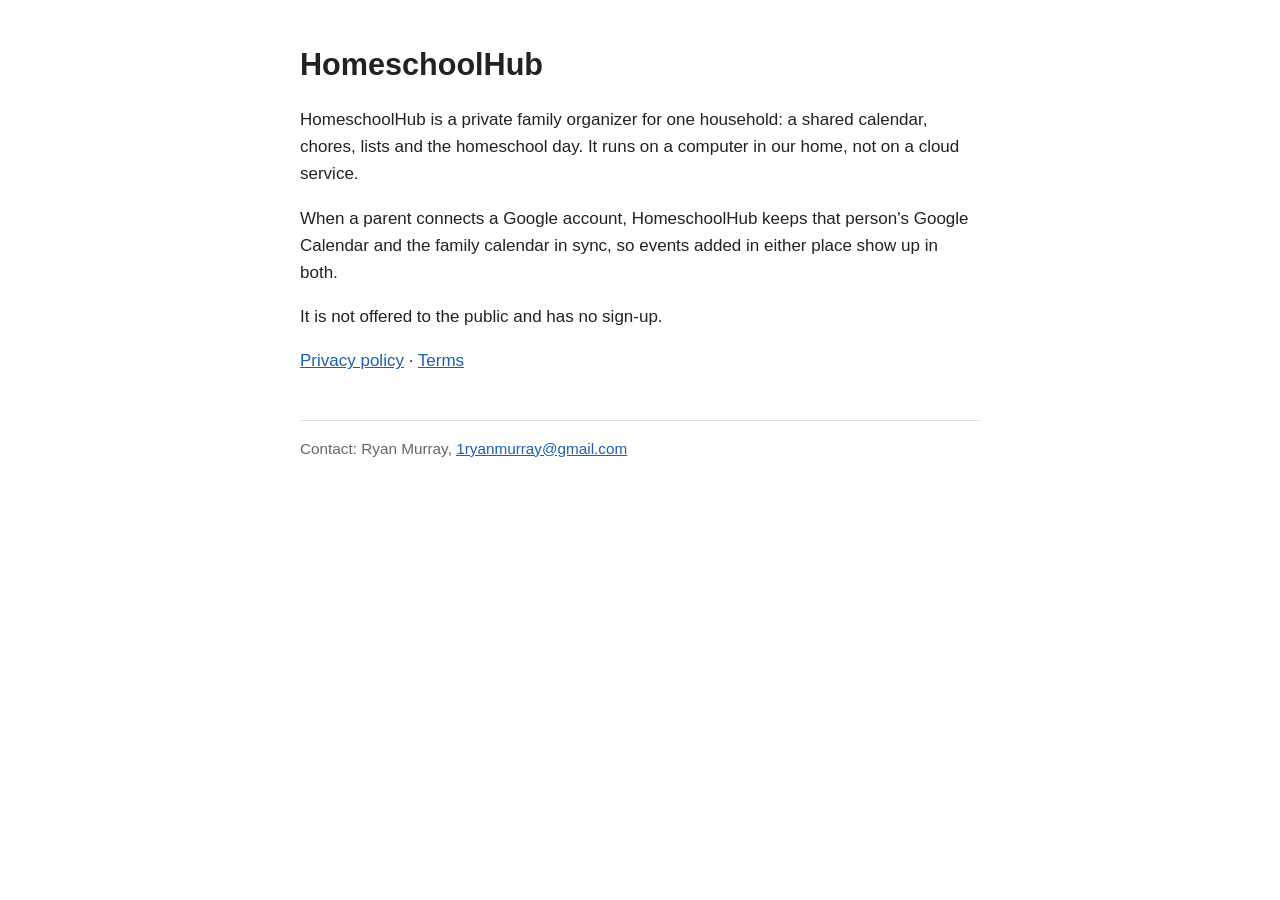
<file: index.html>
<!doctype html><html lang="en"><head><meta charset="utf-8"><meta name="viewport" content="width=device-width,initial-scale=1">
<title>HomeschoolHub</title><link rel="stylesheet" href="style.css"></head><body>
<h1>HomeschoolHub</h1>
<p>HomeschoolHub is a private family organizer for one household: a shared calendar, chores, lists and the homeschool day. It runs on a computer in our home, not on a cloud service.</p>
<p>When a parent connects a Google account, HomeschoolHub keeps that person's Google Calendar and the family calendar in sync, so events added in either place show up in both.</p>
<p>It is not offered to the public and has no sign-up.</p>
<p><a href="privacy.html">Privacy policy</a> · <a href="terms.html">Terms</a></p>
<footer>Contact: Ryan Murray, <a href="mailto:1ryanmurray@gmail.com">1ryanmurray@gmail.com</a></footer>
</body></html>
</file>
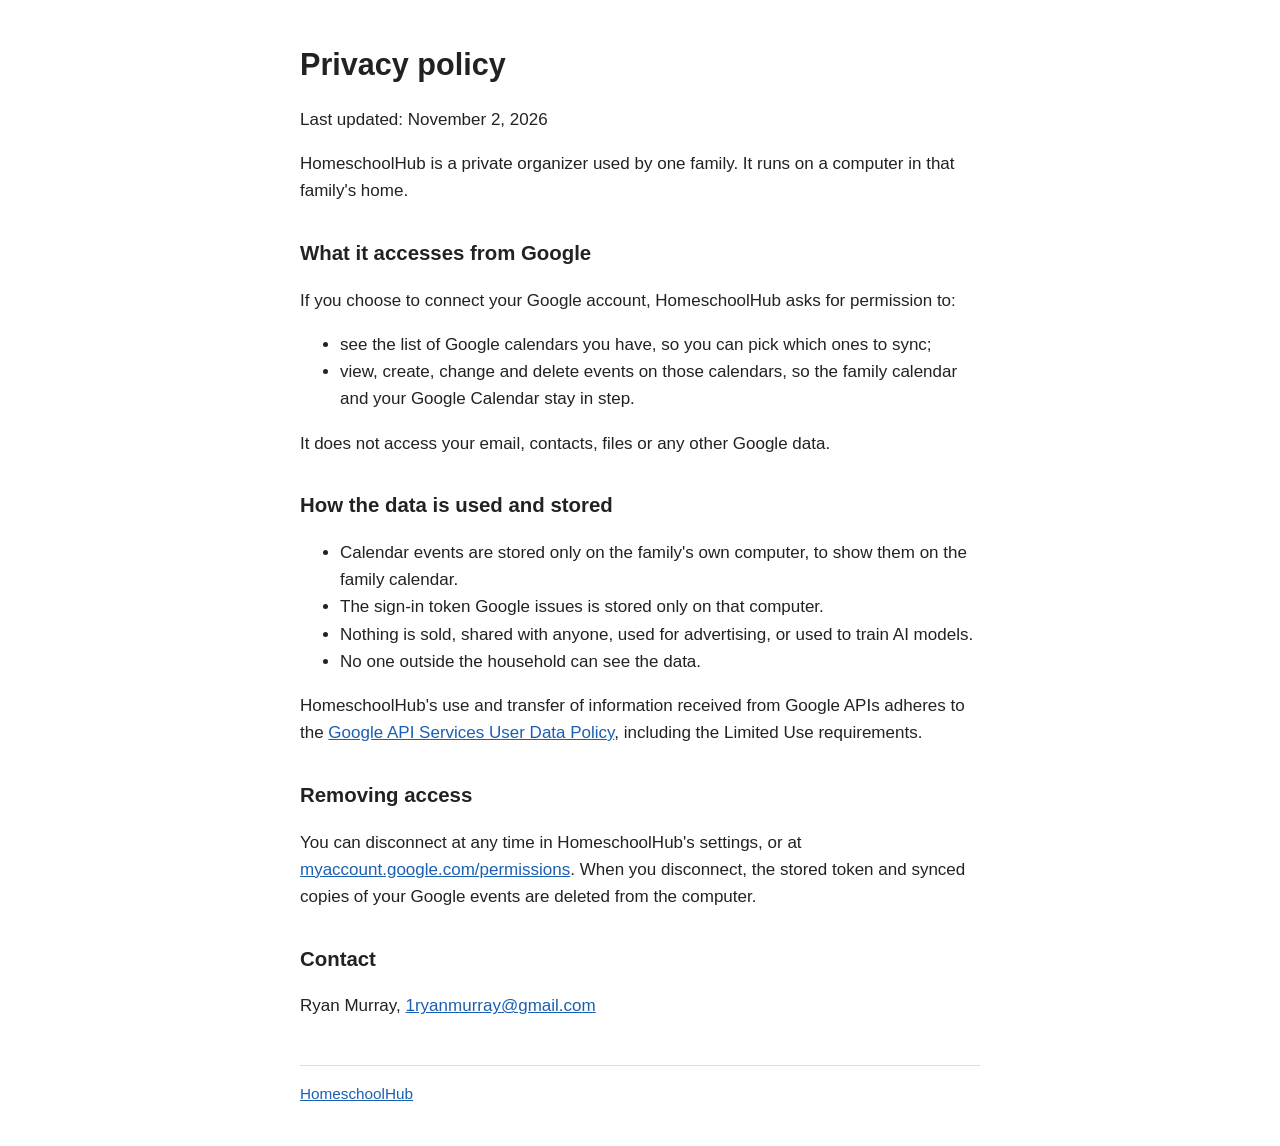
<file: privacy.html>
<!doctype html><html lang="en"><head><meta charset="utf-8"><meta name="viewport" content="width=device-width,initial-scale=1">
<title>HomeschoolHub privacy policy</title><link rel="stylesheet" href="style.css"></head><body>
<h1>Privacy policy</h1>
<p>Last updated: November 2, 2026</p>
<p>HomeschoolHub is a private organizer used by one family. It runs on a computer in that family's home.</p>
<h2>What it accesses from Google</h2>
<p>If you choose to connect your Google account, HomeschoolHub asks for permission to:</p>
<ul>
<li>see the list of Google calendars you have, so you can pick which ones to sync;</li>
<li>view, create, change and delete events on those calendars, so the family calendar and your Google Calendar stay in step.</li>
</ul>
<p>It does not access your email, contacts, files or any other Google data.</p>
<h2>How the data is used and stored</h2>
<ul>
<li>Calendar events are stored only on the family's own computer, to show them on the family calendar.</li>
<li>The sign-in token Google issues is stored only on that computer.</li>
<li>Nothing is sold, shared with anyone, used for advertising, or used to train AI models.</li>
<li>No one outside the household can see the data.</li>
</ul>
<p>HomeschoolHub's use and transfer of information received from Google APIs adheres to the
<a href="https://developers.google.com/terms/api-services-user-data-policy">Google API Services User Data Policy</a>, including the Limited Use requirements.</p>
<h2>Removing access</h2>
<p>You can disconnect at any time in HomeschoolHub's settings, or at <a href="https://myaccount.google.com/permissions">myaccount.google.com/permissions</a>. When you disconnect, the stored token and synced copies of your Google events are deleted from the computer.</p>
<h2>Contact</h2>
<p>Ryan Murray, <a href="mailto:1ryanmurray@gmail.com">1ryanmurray@gmail.com</a></p>
<footer><a href="index.html">HomeschoolHub</a></footer>
</body></html>
</file>
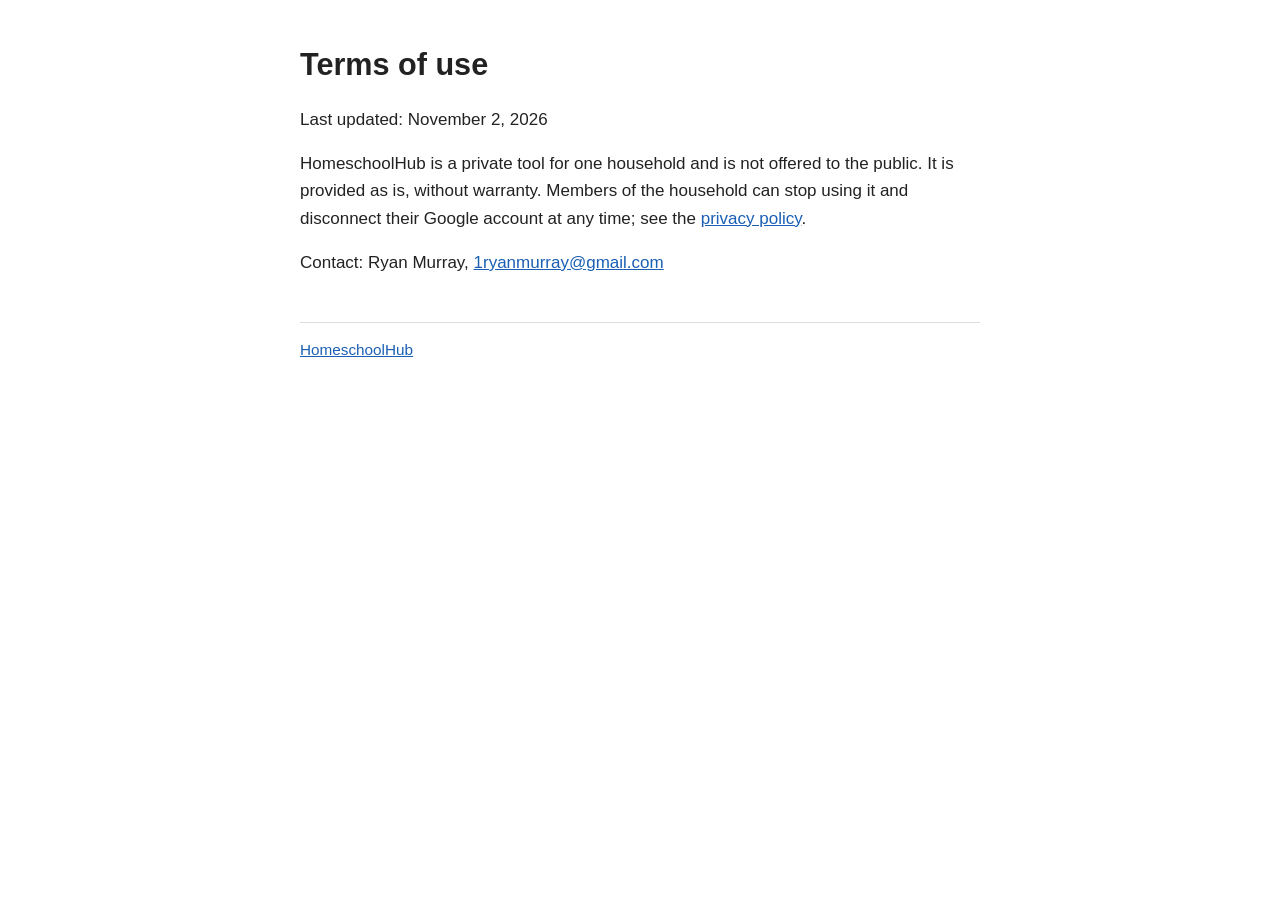
<file: terms.html>
<!doctype html><html lang="en"><head><meta charset="utf-8"><meta name="viewport" content="width=device-width,initial-scale=1">
<title>HomeschoolHub terms</title><link rel="stylesheet" href="style.css"></head><body>
<h1>Terms of use</h1>
<p>Last updated: November 2, 2026</p>
<p>HomeschoolHub is a private tool for one household and is not offered to the public. It is provided as is, without warranty. Members of the household can stop using it and disconnect their Google account at any time; see the <a href="privacy.html">privacy policy</a>.</p>
<p>Contact: Ryan Murray, <a href="mailto:1ryanmurray@gmail.com">1ryanmurray@gmail.com</a></p>
<footer><a href="index.html">HomeschoolHub</a></footer>
</body></html>
</file>
<file: style.css>
body{font:17px/1.6 -apple-system,BlinkMacSystemFont,"Segoe UI",sans-serif;max-width:680px;margin:40px auto;padding:0 16px;color:#222;background:#fff}
h1{font-size:1.8em;margin-bottom:.2em}h2{font-size:1.2em;margin-top:1.6em}a{color:#1a5fb4}
footer{margin-top:3em;font-size:.9em;color:#666;border-top:1px solid #ddd;padding-top:1em}
</file>
